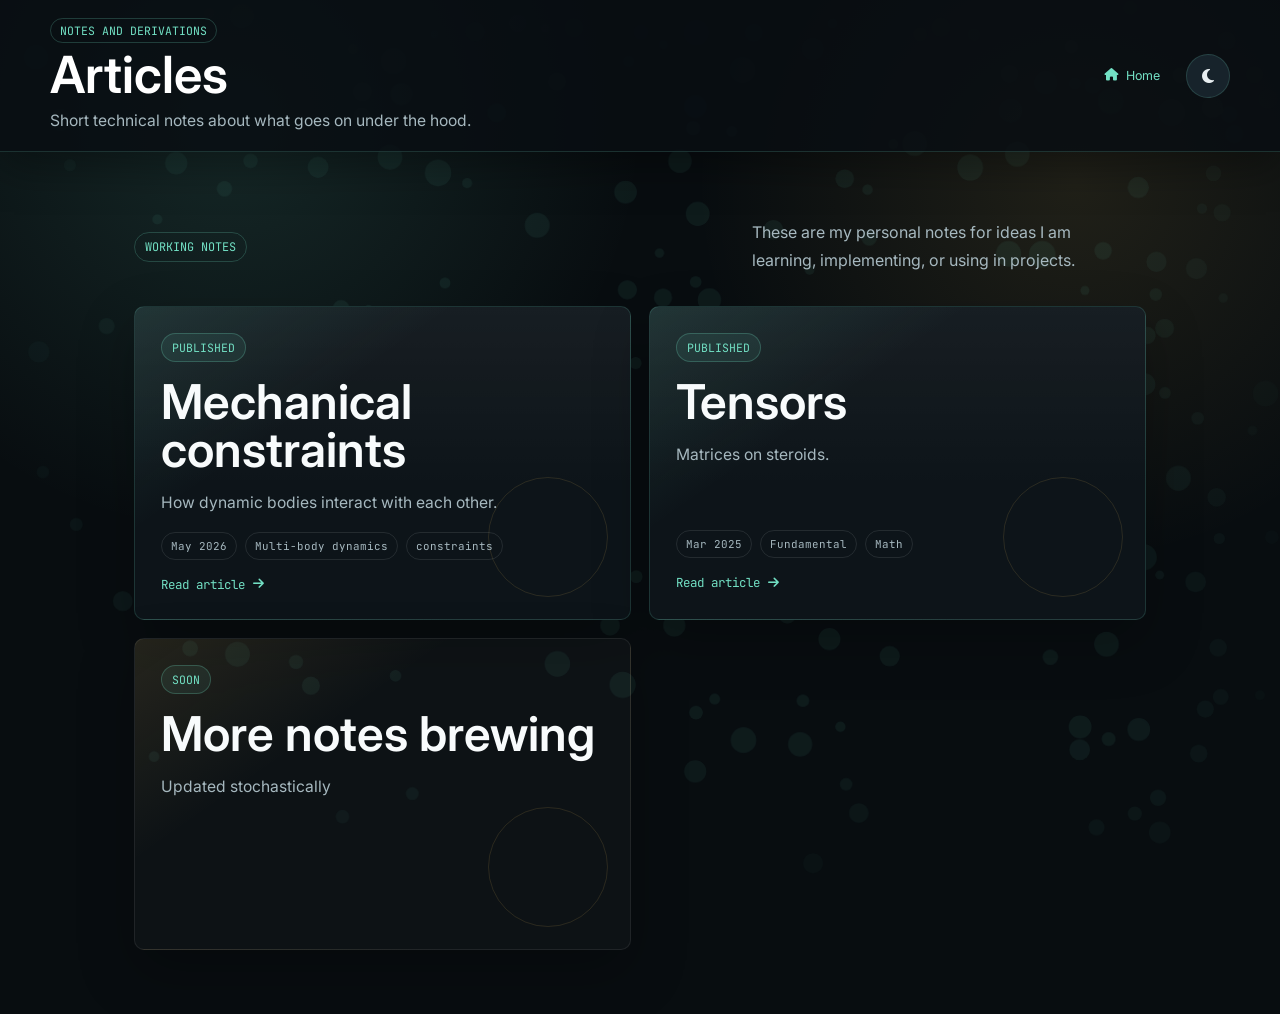
<file: articles.html>
<!DOCTYPE html>
<html lang="en">
<head>
    <meta charset="UTF-8">
    <meta name="viewport" content="width=device-width, initial-scale=1.0">
    <title>Articles - Emil Keshishian</title>
    <link href="https://fonts.googleapis.com/css2?family=JetBrains+Mono:wght@400;600&family=Inter:wght@300;400;600&display=swap" rel="stylesheet">
    <link href="https://cdnjs.cloudflare.com/ajax/libs/font-awesome/6.6.0/css/all.min.css" rel="stylesheet">
    <link rel="stylesheet" href="styles.css">
</head>
<body class="articles-page">
    <canvas id="myCanvas"></canvas>
    <script src="2DBallsWithCollision.js"></script>
    <script src="theme.js"></script>

    <header class="articles-header">
        <div class="header-container articles-header-container">
            <div class="articles-title-block">
                <span class="profile-kicker">Notes and derivations</span>
                <h1>Articles</h1>
                <p>Short technical notes about what goes on under the hood.</p>
            </div>

            <nav class="header-links articles-actions" aria-label="Page links">
                <a class="article-tab" href="index.html"><i class="fa fa-home"></i><span>Home</span></a>
                <button id="theme-toggle" class="theme-toggle-btn" aria-label="Toggle theme">
                    <i class="fas fa-moon"></i>
                </button>
            </nav>
        </div>
    </header>

    <main class="container articles-container">
        <section class="articles-hero" aria-labelledby="articles-heading">
            <div>
                <span class="articles-eyebrow">Working notes</span>
                <h2 id="articles-heading"></h2>
            </div>
            <p>These are my personal notes for ideas I am learning, implementing, or using in projects.</p>
        </section>

        <section class="articles-list" aria-label="Article list">
            <article class="article-card">
                <a class="article-card-link" href="Articles/constraints.html">
                    <span class="article-card-status">Published</span>
                    <h2>Mechanical constraints</h2>
                    <p>How dynamic bodies interact with each other.</p>
                    <div class="article-card-meta" aria-label="Article metadata">
                        <span>May 2026</span>
                        <span>Multi-body dynamics</span>
                        <span>constraints</span>
                    </div>
                    <span class="article-card-cta">Read article <i class="fa fa-arrow-right"></i></span>
                </a>
            </article>

            <article class="article-card">
                <a class="article-card-link" href="Articles/tensors.html">
                    <span class="article-card-status">Published</span>
                    <h2>Tensors</h2>
                    <p>Matrices on steroids.</p>
                    <div class="article-card-meta" aria-label="Article metadata">
                        <span>Mar 2025</span>
                        <span>Fundamental</span>
                        <span>Math</span>
                    </div>
                    <span class="article-card-cta">Read article <i class="fa fa-arrow-right"></i></span>
                </a>
            </article>

            <article class="article-card article-card-muted" aria-label="Upcoming article">
                <div class="article-card-link">
                    <span class="article-card-status">Soon</span>
                    <h2>More notes brewing</h2>
                    <p>Updated stochastically</p>
                </div>
            </article>
        </section>
    </main>
</body>
</html>
</file>
<file: styles.css>
/* ---------- Base / Reset ---------- */
:root {
    /* Dark mode colors (default) */
    --bg-color: #1e1e1e;
    --text-color: #e0e0e0;
    --accent-color: #9fe2bf;
    --accent-hover: #e0e0e0;
    --accent-active: yellow;
    --header-bg: rgba(46, 46, 46, 0.8);
    --header-border: rgba(255, 255, 255, 0.1);
    --header-shadow: rgba(0, 0, 0, 0.3);
    --section-bg: rgba(78, 78, 78, 0.9);
    --section-title-color: #cccccc;
    --section-border: #555555;
    --project-bg: #1d1d1d;
    --project-shadow: rgba(0, 0, 0, 0.3);
    --project-header-bg: rgba(30, 30, 30, 0.75);
    --project-title-color: #ffc107;
    --footer-bg: rgba(255, 255, 255, 0.06);
    --divider-color: #cccccc;
    --profile-name-color: #ffcc00;
    --profile-desc-color: #aaaaaa;
    --scrollbar-track: rgba(50, 50, 50, 0.5);
    --scrollbar-thumb: #9fe6bf;
    --scrollbar-thumb-hover: #a8f0c7;
    --button-bg: #a0a0a0;
    --button-text: #1e1e1e;
    --mobile-menu-bg: #272727;
    --project-footer-bg: #262626;
    --project-footer-border: #3a3a3a;
    --project-footer-link: #9fe6bf;
    --project-footer-date: #aaa;
}

[data-theme="light"] {
    /* Light mode colors */
    --bg-color: #f8f9fa;
    --text-color: #252525;
    --accent-color: #4ea7f2;
    --accent-hover: #377ecb;
    --accent-active: #245f9b;
    --header-bg: rgba(255, 255, 255, 0.35);
    --header-border: rgba(255, 255, 255, 0.15);
    --header-shadow: rgba(0, 0, 0, 0.08);
    --section-bg: rgba(255, 255, 255, 0.95);
    --section-title-color: #495057;
    --section-border: #dee2e6;
    --project-bg: #ffffff;
    --project-shadow: rgba(0, 0, 0, 0.1);
    --project-header-bg: rgba(248, 249, 250, 0.9);
    --project-title-color: #495057;
    --footer-bg: rgba(255, 255, 255, 0.85);
    --divider-color: #6c757d;
    --profile-name-color: #666666;
    --profile-desc-color: #6c757d;
    --scrollbar-track: rgba(50, 50, 50, 0.2);
    --scrollbar-thumb: #666666;
    --scrollbar-thumb-hover: #333333;
    --button-bg: #aaaaaa;
    --button-text: #202020;
    --mobile-menu-bg: #ffffff;
    --project-footer-bg: #f0f0f0;
    --project-footer-border: #dee2e6;
    --project-footer-link: #4ea7f2;
    --project-footer-date: #333333;
}

* {
    margin: 0;
    padding: 0;
    box-sizing: border-box;
    font-family: 'Inter', 'Arial', sans-serif;
    font-weight: 300;
}

html {
    scroll-behavior: smooth;
}

a:link,
a:visited {
    color: var(--accent-color);
    background-color: transparent;
    text-decoration: none;
}

a:hover {
    color: var(--accent-hover);
    text-decoration: underline;
}

a:active {
    color: var(--accent-active);
    text-decoration: underline;
}

body {
    background-color: var(--bg-color);
    color: var(--text-color);
    min-height: 100vh;
    margin: 0;
    position: relative;
    overflow-y: auto;
}

/* ---------- Canvas / Container / Header ---------- */

canvas {
    position: fixed;
    top: 0;
    left: 0;
    width: 100vw;
    height: 100vh;
    z-index: -1;
    pointer-events: none;
}

.container {
    position: relative;
    z-index: 1;
    padding: 20px 20px 50px;
    max-width: 1024px;
    margin: 0 auto;
    color: var(--text-color);
    padding-bottom: 50px;
}

/* ---------- Page Header ---------- */
header {
    position: static;
    width: 100%;
    display: flex;
    justify-content: center;
    align-items: center;
    padding: 40px;
    background: var(--header-bg);
    backdrop-filter: blur(20px);
    -webkit-backdrop-filter: blur(20px);
    border-bottom: 1px solid var(--header-border);
    box-shadow: 0 4px 30px var(--header-shadow);
    z-index: 1000;
}

.header-container {
    display: flex;
    align-items: center;
    justify-content: center;
    position: relative;
}

.header-links {
    font-size: 1.4em;
    margin-right: 20px;
    display: flex;
    flex-direction: column;
    justify-content: center;
}

.header-links a { display: block; margin-bottom: 5px; color: var(--accent-color); }

.vertical-divider {
    width: 1px;
    background-color: var(--divider-color);
    height: 140px;
    margin: 0 20px;
}

.content-links {
    display: flex;
    flex-direction: column;
    align-items: flex-start;
    justify-content: center;
    width: auto;
    margin-bottom: 5px;
    font-size: 1em;
}

.mobile-menu-toggle {
    display: none;
}

.mobile-menu-close {
    display: none;
}

.theme-toggle-btn {
    background: var(--button-bg);
    border: none;
    color: var(--button-text);
    width: 44px;
    height: 44px;
    display: inline-flex;
    align-items: center;
    justify-content: center;
    font-size: 1em;
    cursor: pointer;
    border-radius: 50%;
    margin-top: 5px;
    transition: background-color 0.3s ease, transform 0.2s ease;
}

.theme-toggle-btn:hover {
    background: var(--accent-color);
    color: var(--bg-color);
    transform: scale(1.05);
}

.profile-container { display: flex; align-items: center; }

header img {
    border-radius: 20%;
    width: 160px;
    height: 200px;
    object-fit: cover;
    border: 2px solid var(--profile-name-color);
    margin-right: 20px;
}

.profile-info { text-align: left; }
.profile-info h1 { font-size: 2.5em; color: var(--profile-name-color); margin-bottom: 8px; }
.profile-info p { font-size: 1em; margin-bottom: 1em; color: var(--profile-desc-color); }

/* ---------- Sections ---------- */
.section {
    background: var(--section-bg);
    backdrop-filter: blur(8px);
    border-radius: 12px;
    padding: 15px;
    margin-top: 20px;
}

.section-title {
    font-size: 1.4em;
    color: var(--section-title-color);
    margin-bottom: 12px;
    border-bottom: 2px solid var(--section-border);
    padding-bottom: 5px;
}

/* ---------- Markdown / README Rendering ---------- */
.article-container {
    max-width: 900px;
}

.article-section {
    background: #ffffff;
    color: #111111;
    backdrop-filter: none;
    -webkit-backdrop-filter: none;
    max-width: 860px;
    margin-left: auto;
    margin-right: auto;
    padding: 32px;
}

[data-theme="light"] .article-section {
    background: #111111;
    color: #f2f2f2;
}

/* ---------- Final Card Refinements Override ---------- */
.projects-grid { gap: 20px; }

.project {
    position: relative;
    isolation: isolate;
    height: 382px;
    min-width: 0;
    overflow: hidden;
    border: 1px solid rgba(114, 224, 196, 0.12);
    border-radius: 10px;
    background: linear-gradient(180deg, rgba(255, 255, 255, 0.035), transparent 38%), var(--project-bg);
    box-shadow: 0 16px 36px rgba(0, 0, 0, 0.28);
}

.project::before {
    content: "";
    position: absolute;
    inset: 0;
    z-index: -1;
    border-radius: inherit;
    background: linear-gradient(135deg, rgba(114, 224, 196, 0.16), transparent 32%, rgba(246, 200, 95, 0.08));
    opacity: 0;
    transition: opacity 0.22s ease;
}

.project:hover::before { opacity: 1; }

[data-theme="light"] .project {
    border-color: rgba(8, 126, 116, 0.14);
    background: linear-gradient(180deg, rgba(8, 126, 116, 0.035), transparent 42%), var(--project-bg);
    box-shadow: 0 16px 34px rgba(15, 23, 42, 0.1);
}

.project-header {
    min-height: 62px;
    padding: 16px 16px 12px;
    background: transparent;
    color: var(--project-title-color);
    font-size: 0.98rem;
    font-weight: 600;
    letter-spacing: 0;
}

.project img {
    width: calc(100% - 24px);
    max-width: none;
    height: 42%;
    margin: 0 12px;
    border: 1px solid rgba(232, 238, 241, 0.08);
    border-radius: 8px;
    filter: saturate(0.92) contrast(1.04);
    transition: filter 0.22s ease, transform 0.22s ease;
}

.project:hover img {
    filter: saturate(1.05) contrast(1.08);
    transform: scale(1.012);
}

.project-info { padding: 14px 16px 10px; }

.project-info p {
    margin-left: 0;
    color: var(--profile-desc-color);
    list-style-position: inside;
}

.project-footer {
    min-height: 48px;
    margin: 0 12px 12px;
    padding: 10px 0 0;
    border-top: 1px solid var(--project-footer-border);
    background: transparent;
}

.project-footer a {
    display: inline-flex;
    align-items: center;
    gap: 6px;
    color: var(--project-footer-link);
}

.project-footer a i { margin-right: 0; }

.project-footer .project-date {
    border: 1px solid var(--project-footer-border);
    border-radius: 999px;
    padding: 4px 8px;
    background: rgba(255, 255, 255, 0.035);
}

.cg-project {
    overflow: hidden;
    border-color: rgba(114, 224, 196, 0.12);
    border-radius: 10px;
    box-shadow: 0 16px 36px rgba(0, 0, 0, 0.24);
}

.cg-project img {
    border-radius: inherit;
    filter: saturate(0.94) contrast(1.04);
}

@media (max-width: 768px) {
    .project { height: auto; }

    .project img {
        width: calc(100% - 20px);
        margin: 0 10px;
    }
}

/* ---------- Absolute Final Header Tab And Tag Cards ---------- */
.article-tab {
    order: 3;
    display: inline-flex;
    align-items: center;
    min-height: 36px;
    margin-left: 10px;
    padding: 0 14px;
    border: 1px solid rgba(114, 224, 196, 0.26);
    border-radius: 999px;
    background: rgba(114, 224, 196, 0.1);
    color: var(--accent-color);
    font-family: 'JetBrains Mono', monospace;
    font-size: 0.78rem;
}

.article-tab:hover {
    background: var(--accent-color);
    color: var(--bg-color);
    text-decoration: none;
}

.project-header {
    color: #f8fbfc;
    text-shadow: 0 1px 18px rgba(114, 224, 196, 0.16);
}

[data-theme="light"] .project-header {
    color: #111827;
    text-shadow: none;
}

.project-tags {
    display: flex;
    flex-wrap: wrap;
    align-content: flex-start;
    gap: 8px;
}

.project-tag {
    display: inline-flex;
    align-items: center;
    min-height: 28px;
    padding: 5px 9px;
    border: 1px solid rgba(114, 224, 196, 0.18);
    border-radius: 999px;
    background: rgba(114, 224, 196, 0.07);
    color: var(--accent-color);
    font-family: 'JetBrains Mono', monospace;
    font-size: 0.68rem;
    line-height: 1;
}

[data-theme="light"] .project-tag {
    border-color: rgba(8, 126, 116, 0.18);
    background: rgba(8, 126, 116, 0.07);
}

@media (max-width: 768px) {
    .article-tab {
        order: 3;
        margin-left: 0;
        padding: 0 12px;
    }
}

/* ---------- Header Tab And Tag Cards ---------- */
.article-tab {
    order: 3;
    display: inline-flex;
    align-items: center;
    min-height: 36px;
    margin-left: 10px;
    padding: 0 14px;
    border: 1px solid rgba(114, 224, 196, 0.26);
    border-radius: 999px;
    background: rgba(114, 224, 196, 0.1);
    color: var(--accent-color);
    font-family: 'JetBrains Mono', monospace;
    font-size: 0.78rem;
}

.article-tab:hover {
    background: var(--accent-color);
    color: var(--bg-color);
    text-decoration: none;
}

.project-header {
    color: #f8fbfc;
    text-shadow: 0 1px 18px rgba(114, 224, 196, 0.16);
}

[data-theme="light"] .project-header {
    color: #111827;
    text-shadow: none;
}

.project-tags {
    display: flex;
    flex-wrap: wrap;
    align-content: flex-start;
    gap: 8px;
}

.project-tag {
    display: inline-flex;
    align-items: center;
    min-height: 28px;
    padding: 5px 9px;
    border: 1px solid rgba(114, 224, 196, 0.18);
    border-radius: 999px;
    background: rgba(114, 224, 196, 0.07);
    color: var(--accent-color);
    font-family: 'JetBrains Mono', monospace;
    font-size: 0.68rem;
    line-height: 1;
}

[data-theme="light"] .project-tag {
    border-color: rgba(8, 126, 116, 0.18);
    background: rgba(8, 126, 116, 0.07);
}

@media (max-width: 768px) {
    .article-tab {
        order: 3;
        margin-left: 0;
        padding: 0 12px;
    }
}

/* ---------- Final Card Refinements ---------- */
.projects-grid {
    gap: 20px;
}

.project {
    position: relative;
    isolation: isolate;
    height: 382px;
    border: 1px solid rgba(114, 224, 196, 0.12);
    border-radius: 10px;
    background:
        linear-gradient(180deg, rgba(255, 255, 255, 0.035), transparent 38%),
        var(--project-bg);
    box-shadow: 0 16px 36px rgba(0, 0, 0, 0.28);
}

.project::before {
    content: "";
    position: absolute;
    inset: 0;
    z-index: -1;
    border-radius: inherit;
    background: linear-gradient(135deg, rgba(114, 224, 196, 0.16), transparent 32%, rgba(246, 200, 95, 0.08));
    opacity: 0;
    transition: opacity 0.22s ease;
}

.project:hover::before {
    opacity: 1;
}

[data-theme="light"] .project {
    border-color: rgba(8, 126, 116, 0.14);
    background:
        linear-gradient(180deg, rgba(8, 126, 116, 0.035), transparent 42%),
        var(--project-bg);
    box-shadow: 0 16px 34px rgba(15, 23, 42, 0.1);
}

.project-header {
    min-height: 62px;
    padding: 16px 16px 12px;
    background: transparent;
    color: var(--project-title-color);
    font-size: 0.98rem;
    letter-spacing: 0;
}

.project img {
    width: calc(100% - 24px);
    height: 42%;
    margin: 0 12px;
    border: 1px solid rgba(232, 238, 241, 0.08);
    border-radius: 8px;
    filter: saturate(0.92) contrast(1.04);
    transition: filter 0.22s ease, transform 0.22s ease;
}

.project:hover img {
    filter: saturate(1.05) contrast(1.08);
    transform: scale(1.012);
}

.project-info {
    padding: 14px 16px 10px;
}

.project-info p {
    margin-left: 0;
    color: var(--profile-desc-color);
    list-style-position: inside;
}

.project-info p::marker {
    color: var(--accent-color);
}

.project-footer {
    min-height: 48px;
    margin: 0 12px 12px;
    padding: 10px 0 0;
    border-top: 1px solid var(--project-footer-border);
    background: transparent;
}

.project-footer a {
    display: inline-flex;
    align-items: center;
    gap: 6px;
    color: var(--project-footer-link);
}

.project-footer a i {
    margin-right: 0;
}

.project-footer .project-date {
    border: 1px solid var(--project-footer-border);
    border-radius: 999px;
    padding: 4px 8px;
    background: rgba(255, 255, 255, 0.035);
}

.cg-project {
    border-color: rgba(114, 224, 196, 0.12);
    border-radius: 10px;
    box-shadow: 0 16px 36px rgba(0, 0, 0, 0.24);
}

.cg-project img {
    border-radius: inherit;
    filter: saturate(0.94) contrast(1.04);
}

@media (max-width: 768px) {
    .project {
        height: auto;
    }

    .project img {
        width: calc(100% - 20px);
        margin: 0 10px;
    }
}

/* ---------- Final Header / Rail Refinements ---------- */
.header-container {
    justify-content: space-between;
}

.profile-container {
    order: 1;
    flex: 0 1 auto;
}

.header-links {
    order: 2;
    margin-left: auto;
}

.vertical-divider,
.profile-info > .profile-kicker:first-child,
.profile-info p {
    display: none;
}

.profile-info h1 + .profile-kicker {
    display: inline-flex;
    margin-top: 10px;
    margin-bottom: 0;
}

header {
    backdrop-filter: none;
    -webkit-backdrop-filter: none;
}

.content-links {
    position: fixed;
    top: 50%;
    right: 24px;
    z-index: 950;
    align-items: stretch;
    gap: 8px;
    width: 148px;
    margin: 0;
    padding: 12px;
    transform: translateY(-50%);
    border: 1px solid var(--header-border);
    border-radius: 8px;
    background: rgba(9, 14, 18, 0.78);
    box-shadow: 0 18px 45px rgba(0, 0, 0, 0.24);
}

[data-theme="light"] .content-links {
    background: rgba(247, 250, 251, 0.86);
}

.content-links a {
    justify-content: flex-end;
    opacity: 0.58;
    width: 100%;
    transform: translateX(0);
}

.content-links a.is-active {
    opacity: 1;
    background: rgba(114, 224, 196, 0.12);
    border-color: rgba(114, 224, 196, 0.34);
    color: var(--accent-hover);
    transform: translateX(-10px);
}

.content-links .theme-toggle-btn {
    align-self: flex-end;
    margin-top: 8px;
}

@media (max-width: 768px) {
    .header-links {
        order: 2;
        margin-left: 0;
    }

    .profile-info h1 + .profile-kicker {
        display: inline-flex;
        margin-top: 8px;
        font-size: 0.62rem;
    }

    .content-links {
        top: 0;
        right: 0;
        z-index: 2147483647;
        align-items: center;
        width: min(64vw, 360px);
        max-width: 360px;
        height: 100vh;
        padding: 78px 20px 20px;
        transform: translateX(100%);
        border-radius: 0;
    }

    header.mobile-menu-open .content-links,
    body.mobile-menu-open .content-links {
        transform: translateX(0);
    }

    .content-links a,
    .content-links a.is-active {
        justify-content: center;
        opacity: 1;
        transform: none;
    }

    .content-links .theme-toggle-btn {
        align-self: center;
    }
}

/* ---------- Final Card Refinements Override ---------- */
.projects-grid {
    gap: 20px;
}

.project {
    position: relative;
    isolation: isolate;
    height: 382px;
    min-width: 0;
    overflow: hidden;
    border: 1px solid rgba(114, 224, 196, 0.12);
    border-radius: 10px;
    background:
        linear-gradient(180deg, rgba(255, 255, 255, 0.035), transparent 38%),
        var(--project-bg);
    box-shadow: 0 16px 36px rgba(0, 0, 0, 0.28);
}

.project::before {
    content: "";
    position: absolute;
    inset: 0;
    z-index: -1;
    border-radius: inherit;
    background: linear-gradient(135deg, rgba(114, 224, 196, 0.16), transparent 32%, rgba(246, 200, 95, 0.08));
    opacity: 0;
    transition: opacity 0.22s ease;
}

.project:hover::before {
    opacity: 1;
}

[data-theme="light"] .project {
    border-color: rgba(8, 126, 116, 0.14);
    background:
        linear-gradient(180deg, rgba(8, 126, 116, 0.035), transparent 42%),
        var(--project-bg);
    box-shadow: 0 16px 34px rgba(15, 23, 42, 0.1);
}

.project-header {
    min-height: 62px;
    padding: 16px 16px 12px;
    background: transparent;
    color: var(--project-title-color);
    font-size: 0.98rem;
    font-weight: 600;
    letter-spacing: 0;
}

.project img {
    width: calc(100% - 24px);
    max-width: none;
    height: 42%;
    margin: 0 12px;
    border: 1px solid rgba(232, 238, 241, 0.08);
    border-radius: 8px;
    filter: saturate(0.92) contrast(1.04);
    transition: filter 0.22s ease, transform 0.22s ease;
}

.project:hover img {
    filter: saturate(1.05) contrast(1.08);
    transform: scale(1.012);
}

.project-info {
    padding: 14px 16px 10px;
}

.project-info p {
    margin-left: 0;
    color: var(--profile-desc-color);
    list-style-position: inside;
}

.project-footer {
    min-height: 48px;
    margin: 0 12px 12px;
    padding: 10px 0 0;
    border-top: 1px solid var(--project-footer-border);
    background: transparent;
}

.project-footer a {
    display: inline-flex;
    align-items: center;
    gap: 6px;
    color: var(--project-footer-link);
}

.project-footer a i {
    margin-right: 0;
}

.project-footer .project-date {
    border: 1px solid var(--project-footer-border);
    border-radius: 999px;
    padding: 4px 8px;
    background: rgba(255, 255, 255, 0.035);
}

.cg-project {
    overflow: hidden;
    border-color: rgba(114, 224, 196, 0.12);
    border-radius: 10px;
    box-shadow: 0 16px 36px rgba(0, 0, 0, 0.24);
}

.cg-project img {
    border-radius: inherit;
    filter: saturate(0.94) contrast(1.04);
}

@media (max-width: 768px) {
    .project {
        height: auto;
    }

    .project img {
        width: calc(100% - 20px);
        margin: 0 10px;
    }
}

.header-container {
    justify-content: space-between;
}

.profile-container {
    order: 1;
    flex: 0 1 auto;
}

.header-links {
    order: 2;
    margin-left: auto;
}

.vertical-divider {
    display: none;
}

.profile-info > .profile-kicker:first-child {
    display: none;
}

.profile-info h1 + .profile-kicker {
    display: inline-flex;
    margin-top: 10px;
    margin-bottom: 0;
}

.profile-info p {
    display: none;
}

header {
    backdrop-filter: none;
    -webkit-backdrop-filter: none;
}

.content-links {
    position: fixed;
    top: 50%;
    right: 24px;
    z-index: 950;
    align-items: stretch;
    gap: 8px;
    width: 148px;
    margin: 0;
    padding: 12px;
    transform: translateY(-50%);
    border: 1px solid var(--header-border);
    border-radius: 8px;
    background: rgba(9, 14, 18, 0.78);
    box-shadow: 0 18px 45px rgba(0, 0, 0, 0.24);
}

[data-theme="light"] .content-links {
    background: rgba(247, 250, 251, 0.86);
}

.content-links a {
    justify-content: flex-end;
    opacity: 0.58;
    width: 100%;
    transform: translateX(0);
}

.content-links a.is-active {
    opacity: 1;
    background: rgba(114, 224, 196, 0.12);
    border-color: rgba(114, 224, 196, 0.34);
    color: var(--accent-hover);
    transform: translateX(-10px);
}

.content-links .theme-toggle-btn {
    align-self: flex-end;
    margin-top: 8px;
}

@media (max-width: 768px) {
    .header-links {
        order: 2;
        margin-left: 0;
    }

    .profile-info > .profile-kicker:first-child {
        display: none;
    }

    .profile-info h1 + .profile-kicker {
        display: inline-flex;
        margin-top: 8px;
        font-size: 0.62rem;
    }

    .content-links {
        top: 0;
        right: 0;
        z-index: 2147483647;
        align-items: center;
        width: min(64vw, 360px);
        max-width: 360px;
        height: 100vh;
        padding: 78px 20px 20px;
        transform: translateX(100%);
        border-radius: 0;
    }

    header.mobile-menu-open .content-links,
    body.mobile-menu-open .content-links {
        transform: translateX(0);
    }

    .content-links a,
    .content-links a.is-active {
        justify-content: center;
        opacity: 1;
        transform: none;
    }

    .content-links .theme-toggle-btn {
        align-self: center;
    }
}

#projects,
#CGprojects {
    background: transparent;
    border: 0;
    box-shadow: none;
    backdrop-filter: none;
    -webkit-backdrop-filter: none;
    padding: 0;
}

#projects .section-title,
#CGprojects .section-title {
    margin-bottom: 18px;
}

.js-enabled .project,
.js-enabled .cg-project {
    opacity: 0;
    transform: translateY(34px);
    transition:
        opacity 0.6s ease,
        transform 0.6s ease,
        box-shadow 0.18s ease;
}

.js-enabled .project.is-visible,
.js-enabled .cg-project.is-visible {
    opacity: 1;
    transform: translateY(0);
}

.js-enabled .project.is-visible:hover {
    transform: translateY(-3px);
}

@media (prefers-reduced-motion: reduce) {
    .js-enabled .project,
    .js-enabled .cg-project {
        opacity: 1;
        transform: none;
        transition: none;
    }
}

.markdown-body {
    line-height: 1.7;
}

.markdown-body h1,
.markdown-body h2,
.markdown-body h3 {
    color: inherit;
    font-weight: 600;
    line-height: 1.25;
    margin: 1.6em 0 0.65em;
}

.markdown-body h1:first-child,
.markdown-body h2:first-child,
.markdown-body h3:first-child {
    margin-top: 0;
}

.markdown-body p,
.markdown-body ul,
.markdown-body ol,
.markdown-body blockquote,
.markdown-body .callout {
    margin-bottom: 1em;
}

.markdown-body blockquote {
    border-left: 3px solid var(--accent-color);
    padding-left: 1em;
    color: var(--profile-desc-color);
}

.markdown-body code {
    font-family: 'JetBrains Mono', monospace;
}

.markdown-body pre {
    max-width: 100%;
    overflow-x: auto;
}

.markdown-body .math-display {
    max-width: 100%;
    overflow-x: auto;
    padding: 0.9em 0;
}

.markdown-body mjx-container[display="true"] {
    max-width: 100%;
    overflow-x: auto;
    padding: 0.9em 0;
}

.markdown-body mjx-container,
.markdown-body mjx-container * {
    font-weight: 400;
    letter-spacing: normal;
}

.markdown-body .callout {
    background: #eef6ff;
    border: 1px solid #9dccff;
    border-left: 5px solid #3182ce;
    border-radius: 8px;
    color: #172033;
    padding: 12px 14px;
}

[data-theme="light"] .markdown-body .callout {
    background: #172033;
    border-color: #2f5e93;
    border-left-color: #63b3ed;
    color: #f0f7ff;
}

.markdown-body .callout-title {
    color: inherit;
    font-weight: 600;
    margin-bottom: 0.45em;
    text-transform: capitalize;
}

.markdown-body .callout-content > :last-child {
    margin-bottom: 0;
}

.markdown-body .callout-attention,
.markdown-body .callout-warning {
    background: #fff7e6;
    border-color: #f6c35b;
    border-left-color: #d97706;
    color: #2d2111;
}

[data-theme="light"] .markdown-body .callout-attention,
[data-theme="light"] .markdown-body .callout-warning {
    background: #2a2112;
    border-color: #8a5b12;
    border-left-color: #f59e0b;
    color: #fff6df;
}

/* ---------- Footer ---------- */
footer {
    font-size: 0.8em;
    display: flex;
    align-items: center;
    justify-content: center;
    gap: 10px;
    padding: 20px;
    background: var(--footer-bg);
    backdrop-filter: blur(8px);
    margin-top: 30px;
}

footer p { margin: 10px; }

footer button {
    background-color: var(--button-bg);
    border: none;
    color: var(--button-text);
    padding: 10px 20px;
    font-size: 1em;
    cursor: pointer;
    border-radius: 5px;
}

/* ---------- Basic Lists ---------- */
ul { padding-left: 20px; }
li { margin-bottom: 8px; }

/* ---------- Projects Grid & Cards ---------- */
.projects-grid {
  display: grid;
  grid-template-columns: repeat(auto-fill, minmax(280px, 1fr));
  grid-auto-rows: 1fr; /* or a fixed height if your cards are fixed */
  gap: 20px;
  margin-top: 20px;

  /* cap at 3 rows */
  max-height: calc((1fr + 20px) * 3); /* not valid for 1fr, so better use fixed */
  overflow: hidden;
  transition: max-height 0.5s ease;
}

.cg-projects-grid {
  display: flex;
  flex-direction: row;
  gap: 20px;
  margin-top: 20px;
  overflow-x: auto;
  overflow-y: hidden;
  padding-bottom: 10px;
  scroll-behavior: smooth;
  height: 250px;
  align-items: stretch;
}

/* Custom scrollbar styling for WebKit browsers (Chrome, Safari, Edge) */
.cg-projects-grid::-webkit-scrollbar {
  height: 8px;
}

.cg-projects-grid::-webkit-scrollbar-track {
  background: var(--scrollbar-track);
  border-radius: 10px;
}

.cg-projects-grid::-webkit-scrollbar-thumb {
  background: var(--scrollbar-thumb);
  border-radius: 10px;
  border: 2px solid var(--scrollbar-track);
}

.cg-projects-grid::-webkit-scrollbar-thumb:hover {
  background: var(--scrollbar-thumb-hover);
}

/* Scrollbar styling for Firefox */
.cg-projects-grid {
  scrollbar-width: thin;
  scrollbar-color: var(--scrollbar-thumb) var(--scrollbar-track);
}

.projects-grid.expanded {
  max-height: none;
}

/* Card */
.project {
    display: flex;
    flex-direction: column;
    background-color: var(--project-bg);
    border-radius: 12px;        /* card controls the rounded corners */
    overflow: hidden;           /* clip children so corners stay rounded */
    box-shadow: 0 4px 10px var(--project-shadow);
    transition: transform 0.18s ease, box-shadow 0.18s ease;
    flex-shrink: 0;
    min-width: 280px;
    height: 350px;
}

/* Card */
.cg-project {
    display: flex;
    flex-direction: column;
    background-color: var(--project-bg);
    border-radius: 12px;        /* card controls the rounded corners */
    overflow: hidden;           /* clip children so corners stay rounded */
    box-shadow: 0 4px 10px var(--project-shadow);
    transition: transform 0.18s ease, box-shadow 0.18s ease;
    flex-shrink: 0;
    width: 220px;
    height: 220px;
}

/* CG project specific styling - hide info and footer, make image fill card */
.cg-project .project-info {
    display: none;
}

.cg-project .project-footer {
    display: none;
}

.cg-project img {
    width: 100%;
    height: 100%;
    object-fit: cover;
    margin: 0;
}

/* Title bar that sits directly above the image (h3.project-header) */
.project-header {
    margin: 0;
    padding: 15px 15px;
    min-height: 36px;
    display: flex;
    align-items: center;
    gap: 10px;
    font-size: 1rem;
    font-weight: 600;
    color: var(--project-title-color);
    background: var(--project-header-bg);
    border-radius: 0;           /* remove separate rounding from header */
    box-sizing: border-box;
    text-align: left;
}

/* Project image — keep the fixed small size you asked for */
.project img {
    display: block;
    width: 100%;          /* preserve your requested size */
    height: 40%;         /* preserve your requested size */
    object-fit: cover;
    margin: 0.25rem auto;  /* small breathing room, centered */
    border-radius: 0;      /* remove rounding from image */
    box-shadow: none;
}

/* Info area */
.project-info {
    padding: 12px;
    color: var(--text-color);
    flex: 1;
}

/* Old rule for .project-info h3 is not used now, but keep safe */
.project-info h3 { margin-bottom: 8px; color: #ffc107; }

.project-info p {
    font-size: 0.75em;
  display: list-item;
  list-style-type: disc;
  list-style-position: outside;
  margin: 0 0 8px 1.1em;   /* small gap + left indent for the marker */
  padding: 0;
  line-height: 1.4;
  color: var(--text-color);
}

/* style the bullet marker color (modern browsers) */
.project-info p::marker {
  color: var(--accent-color);
  font-size: 1.05em;
}

.project-info a { color: var(--accent-color); text-decoration: none; }
.project-info a:hover { text-decoration: underline; }

/* Footer: left = links, right = date */
.project-footer {
    font-size: 0.75em;
    display: flex;
    justify-content: space-between;
    align-items: center;
    padding: 10px 15px;
    background-color: var(--project-footer-bg);
    border-top: 1px solid var(--project-footer-border);
}

.project-footer a { color: var(--project-footer-link); text-decoration: none; font-size: 0.9em; }
.project-footer a:hover { text-decoration: underline; }

.project-footer .project-date { font-size: 0.85rem; color: var(--project-footer-date); }

/* small icon spacing */
.project-info a i,
.project-footer a i { margin-right: 6px; font-size: 1em; }


/* #jokes {
    background: rgba(255, 255, 255, 0.6);
    backdrop-filter: blur(8px);
    border-radius: 10px;
    padding: 20px;
    text-align: center;
    color: white;
    margin-top: 20px;
    box-shadow: 0 4px 8px rgba(0,0,0,0.1);
} */

.next-button {
    margin-top: 10px;
    padding: 10px 20px;
    background-color: #a0a0a0;
    border: none;
    color: #333333;
    font-size: 0.8em;
    cursor: pointer;
    border-radius: 25px;
    display: inline-flex;
    align-items: center;
    gap: 5px;
    transition: transform 0.18s, background-color 0.18s;
}

.next-button i { font-size: 1.5em; }
.next-button:hover { background-color: #c0c0c0; transform: scale(1.06); }

/* ---------- Show More button ---------- */
.show-more-btn {
    margin: 20px auto 0;
    display: block;
    padding: 10px 20px;
    background-color: #a0a0a0;
    color: #333333;
    border: none;
    border-radius: 25px;
    font-size: 1em;
    cursor: pointer;
    transition: transform 0.18s, background-color 0.18s;
}

.show-more-btn:hover {
    background-color: #c0c0c0;
    transform: scale(1.03);
}

/* ---------- Responsive tweaks ---------- */
@media (max-width: 420px) {
    .project img {
        width: 100%;
        height: 40%;
    }
    .project-header { padding: 10px 8px; min-height: 48px; font-size: 0.95rem; }
}

@media (max-width: 768px) {
    .container {
        position: relative;
        z-index: 1;
        padding: 145px 20px 50px;
        max-width: 100%;
        margin: 0 auto;
        color: var(--text-color);
        padding-bottom: 50px;
    }

    header {
        padding: 20px 10px;
        flex-direction: column;
        text-align: center;
        position: fixed;
        top: 0;
        left: 0;
        right: 0;
        z-index: 10000;
    }

    .header-container {
        flex-direction: column;
        width: 100%;
        align-items: flex-start;
        position: relative;
    }

    header {
        background: rgba(46, 46, 46, 0.98);
        box-shadow: none;
        backdrop-filter: none;
        -webkit-backdrop-filter: none;
    }

    [data-theme="light"] header {
        background: rgba(255, 255, 255, 0.96);
    }

    .header-links {
        flex-direction: row;
        justify-content: center;
        margin-right: 0;
        margin-top: 0px;
        margin-bottom: 5px;
        font-size: 1.2em;
        order: 2;
    }

    .header-links a {
        margin: 0 10px;
    }

    .vertical-divider {
        display: none;
    }

    .profile-container {
        flex-direction: row;
        text-align: left;
        margin-bottom: 10px;
        order: 1;
        gap: 10px;
    }

    header img {
        width: auto;
        max-width: 80px;
        max-height: 100px;
        margin-right: 10px;
        margin-left: 15px;
    }

    .profile-info h1 { font-size: 1.2em; }
    .profile-info p { font-size: 0.9em; margin-bottom: 0.5em; }

    .content-links {
        order: 3;
    }

    header img {
        display: none;
    }

    .theme-toggle-btn {
        position: static;
        top: auto;
        right: auto;
        margin: 20px 0 0 0;
        align-self: center;
    }

    .profile-info h1 {
        font-size: 1.5em;
    }

    .profile-info p {
        font-size: 0.75em;
    }

    .mobile-menu-toggle {
        display: flex;
        position: absolute;
        top: 10px;
        right: 20px;
        width: 44px;
        height: 44px;
        align-items: center;
        justify-content: center;
        background: var(--button-bg);
        color: var(--button-text);
        border: none;
        border-radius: 50%;
        cursor: pointer;
        z-index: 1002;
        box-shadow: 0 12px 30px rgba(0, 0, 0, 0.18);
    }

    .mobile-menu-toggle i {
        font-size: 1.1em;
    }

    .content-links {
        display: flex;
        flex-direction: column;
        justify-content: flex-start;
        align-items: center;
        position: fixed !important;
        top: 0;
        right: 0;
        height: 100vh;
        width: min(48vw, 360px);
        max-width: 360px;
        transform: translateX(100%);
        transition: transform 0.3s ease-in-out;
        background: var(--mobile-menu-bg);
        padding: 70px 20px 20px;
        margin-top: 0;
        border-radius: 0 0 0 20px;
        box-shadow: -10px 0 40px rgba(0, 0, 0, 0.18);
        z-index: 2147483647 !important;
        pointer-events: auto;
        overflow-y: auto;
    }

    .content-links a {
        width: 100%;
        text-align: center;
    }

    .mobile-menu-close {
        position: absolute;
        top: 15px;
        right: 15px;
        width: 32px;
        height: 32px;
        display: flex;
        align-items: center;
        justify-content: center;
        border: none;
        background: transparent;
        color: var(--text-color);
        border-radius: 0;
        cursor: pointer;
        box-shadow: none;
        z-index: 10002;
    }

    .mobile-menu-close i {
        font-size: 1rem;
    }

    header.mobile-menu-open::before {
        content: "";
        position: fixed;
        inset: 0;
        background: rgba(0, 0, 0, 0.35);
        z-index: 2147483646 !important;
        pointer-events: auto;
    }

    header.mobile-menu-open {
        z-index: 2147483645 !important;
    }

    header.mobile-menu-open .content-links {
        position: fixed !important;
        top: 0;
        right: 0;
        bottom: 0;
        height: 100vh;
        transform: translateX(0);
        z-index: 2147483647 !important;
    }

    header.mobile-menu-open::before {
        position: fixed !important;
    }

    .content-links a {
        margin: 8px 0;
        font-size: 0.95em;
    }

    .section {
        padding: 10px;
        margin-top: 15px;
    }

    .section-title {
        font-size: 1.2em;
    }

    .projects-grid {
        grid-template-columns: repeat(auto-fill, minmax(220px, 1fr));
        gap: 12px;
    }

    .project {
        min-width: 160px;
        height: auto;
        max-height: 280px;
        min-height: 200px;
    }

    .project-header {
        padding: 10px 10px;
        min-height: 36px;
        font-size: 1rem;
    }

    .project-info {
        padding: 8px 10px;
    }

    .project-info p {
        font-size: 0.75em;
        margin: 0 0 6px 1em;
        line-height: 1.3;
    }

    .project-footer {
        padding: 8px 12px;
    }

    .project-footer a {
        font-size: 0.85em;
    }

    .project img {
        width: 100%;
        max-width: 250px;
        margin: 0.75rem auto;
    }

    .cg-projects-grid {
        height: 150px;
    }

    .cg-project {
        width: 150px;
    }

    footer {
        flex-direction: row;
        gap: 10px;
    }

    footer p {
        font-size: 0.75em;
        margin: 5px 0;
    }

    .next-button {
        font-size: 0.9em;
        padding: 8px 16px;
    }

    .show-more-btn {
        font-size: 0.9em;
        padding: 8px 16px;
    }

    footer button {
    background-color: #a0a0a0;
    border: none;
    color: #1e1e1e;
    padding: 10px 20px;
    font-size: 0.75em;
    cursor: pointer;
    border-radius: 10px;
}
}

/* ---------- Modern Interface Refresh ---------- */
:root {
    --bg-color: #080d10;
    --text-color: #e8eef1;
    --accent-color: #72e0c4;
    --accent-hover: #f0c86a;
    --accent-active: #ffffff;
    --header-bg: rgba(9, 14, 18, 0.84);
    --header-border: rgba(127, 232, 202, 0.16);
    --header-shadow: rgba(0, 0, 0, 0.34);
    --section-bg: rgba(13, 19, 24, 0.9);
    --section-title-color: #f4f7f8;
    --section-border: rgba(114, 224, 196, 0.24);
    --project-bg: #0d1419;
    --project-shadow: rgba(0, 0, 0, 0.28);
    --project-header-bg: #101a20;
    --project-title-color: #f6c85f;
    --footer-bg: rgba(11, 17, 21, 0.86);
    --divider-color: rgba(232, 238, 241, 0.18);
    --profile-name-color: #ffffff;
    --profile-desc-color: #a6b8bf;
    --button-bg: #17232b;
    --button-text: #e8eef1;
    --mobile-menu-bg: #0d1419;
    --project-footer-bg: #101920;
    --project-footer-border: rgba(232, 238, 241, 0.08);
    --project-footer-link: #72e0c4;
    --project-footer-date: #9aaeb6;
}

[data-theme="light"] {
    --bg-color: #eef3f5;
    --text-color: #172027;
    --accent-color: #087e74;
    --accent-hover: #a16000;
    --accent-active: #111111;
    --header-bg: rgba(247, 250, 251, 0.88);
    --header-border: rgba(8, 126, 116, 0.16);
    --header-shadow: rgba(15, 23, 42, 0.08);
    --section-bg: rgba(255, 255, 255, 0.92);
    --section-title-color: #172027;
    --section-border: rgba(8, 126, 116, 0.2);
    --project-bg: #ffffff;
    --project-shadow: rgba(15, 23, 42, 0.1);
    --project-header-bg: #f5f8f8;
    --project-title-color: #334155;
    --footer-bg: rgba(255, 255, 255, 0.86);
    --divider-color: rgba(23, 32, 39, 0.18);
    --profile-name-color: #17303a;
    --profile-desc-color: #536a73;
    --button-bg: #dce6e8;
    --button-text: #172027;
    --mobile-menu-bg: #ffffff;
    --project-footer-bg: #f5f8f8;
    --project-footer-border: rgba(15, 23, 42, 0.08);
    --project-footer-link: #087e74;
    --project-footer-date: #64747b;
}

* {
    font-weight: 400;
}

body {
    background:
        radial-gradient(circle at 20% 0%, rgba(114, 224, 196, 0.12), transparent 30rem),
        radial-gradient(circle at 85% 8%, rgba(246, 200, 95, 0.09), transparent 28rem),
        linear-gradient(180deg, var(--bg-color), #05080a 82%);
}

[data-theme="light"] body {
    background:
        radial-gradient(circle at 20% 0%, rgba(8, 126, 116, 0.11), transparent 30rem),
        radial-gradient(circle at 86% 12%, rgba(161, 96, 0, 0.08), transparent 28rem),
        linear-gradient(180deg, var(--bg-color), #dfe8ea 82%);
}

canvas {
    opacity: 0.28;
}

.container {
    max-width: 1180px;
    padding: 28px 24px 64px;
}

header {
    position: sticky;
    top: 0;
    padding: 18px 24px;
    border-bottom: 1px solid var(--header-border);
    background: var(--header-bg);
    box-shadow: 0 14px 40px var(--header-shadow);
}

.header-container {
    width: min(1180px, 100%);
    gap: 22px;
}

.header-links {
    flex-direction: row;
    gap: 8px;
    margin: 0;
    font-size: 1rem;
}

.header-links a,
.content-links a {
    display: inline-flex;
    min-height: 36px;
    align-items: center;
    border: 1px solid transparent;
    border-radius: 999px;
    color: var(--accent-color);
    transition: background-color 0.18s ease, border-color 0.18s ease, color 0.18s ease, transform 0.18s ease;
}

.header-links a {
    width: 36px;
    justify-content: center;
    margin: 0;
}

.header-links a:hover,
.content-links a:hover {
    background: rgba(114, 224, 196, 0.1);
    border-color: rgba(114, 224, 196, 0.28);
    color: var(--accent-hover);
    text-decoration: none;
    transform: translateY(-1px);
}

.profile-container {
    min-width: 0;
    flex: 1;
}

header img {
    width: 72px;
    height: 72px;
    margin-right: 16px;
    border: 1px solid rgba(246, 200, 95, 0.55);
    border-radius: 16px;
    box-shadow: 0 12px 30px rgba(0, 0, 0, 0.24);
}

.profile-kicker {
    display: inline-flex;
    width: fit-content;
    margin-bottom: 6px;
    border: 1px solid rgba(114, 224, 196, 0.22);
    border-radius: 999px;
    padding: 4px 9px;
    color: var(--accent-color);
    font-family: 'JetBrains Mono', monospace;
    font-size: 0.72rem;
    text-transform: uppercase;
}

.profile-info h1 {
    color: var(--profile-name-color);
    font-size: clamp(1.7rem, 3vw, 2.8rem);
    font-weight: 600;
    line-height: 1.05;
}

.profile-info p {
    color: var(--profile-desc-color);
    font-size: 0.95rem;
    margin: 8px 0 0;
}

.vertical-divider {
    height: 76px;
}

.content-links {
    align-items: flex-end;
    gap: 7px;
    margin: 0;
}

.content-links a {
    padding: 0 12px;
    color: var(--text-color);
    font-family: 'JetBrains Mono', monospace;
    font-size: 0.78rem;
}

.theme-toggle-btn,
.mobile-menu-toggle {
    background: var(--button-bg);
    border: 1px solid var(--header-border);
    color: var(--button-text);
    box-shadow: none;
}

.theme-toggle-btn:hover,
.mobile-menu-toggle:hover {
    background: var(--accent-color);
    color: var(--bg-color);
}

.section {
    border: 1px solid rgba(232, 238, 241, 0.08);
    border-radius: 8px;
    background: var(--section-bg);
    box-shadow: 0 18px 48px rgba(0, 0, 0, 0.18);
    padding: 24px;
    margin-top: 22px;
}

[data-theme="light"] .section {
    border-color: rgba(15, 23, 42, 0.08);
}

.section-title {
    display: flex;
    align-items: center;
    justify-content: space-between;
    color: var(--section-title-color);
    border-bottom: 1px solid var(--section-border);
    font-family: 'JetBrains Mono', monospace;
    font-size: 0.95rem;
    font-weight: 600;
    letter-spacing: 0;
    text-transform: uppercase;
}

.section-title::after {
    content: "";
    width: 44px;
    height: 1px;
    background: var(--accent-color);
}

#bio p {
    max-width: 78ch;
    color: var(--profile-desc-color);
    font-size: 1rem;
    line-height: 1.75;
}

.projects-grid {
    grid-template-columns: repeat(auto-fill, minmax(250px, 1fr));
    gap: 16px;
    margin-top: 18px;
}

.project {
    height: 360px;
    min-width: 0;
    border: 1px solid rgba(232, 238, 241, 0.08);
    border-radius: 8px;
    background: var(--project-bg);
    box-shadow: 0 12px 32px var(--project-shadow);
}

[data-theme="light"] .project {
    border-color: rgba(15, 23, 42, 0.08);
}

.project:hover {
    transform: translateY(-3px);
    box-shadow: 0 18px 38px rgba(0, 0, 0, 0.25);
}

.project-header {
    min-height: 58px;
    padding: 14px;
    background: var(--project-header-bg);
    color: var(--project-title-color);
    font-size: 0.95rem;
    font-weight: 600;
    line-height: 1.25;
}

.project img {
    height: 44%;
    margin: 0;
    opacity: 0.9;
}

.project-info {
    padding: 12px 14px;
}

.project-info p {
    color: var(--profile-desc-color);
    font-size: 0.78rem;
    line-height: 1.45;
}

.project-footer {
    min-height: 46px;
    padding: 10px 14px;
}

.project-footer a,
.project-footer .project-date {
    font-family: 'JetBrains Mono', monospace;
    font-size: 0.72rem;
}

.cg-projects-grid {
    gap: 14px;
    height: 220px;
}

.cg-project {
    width: 220px;
    height: 220px;
    border: 1px solid rgba(232, 238, 241, 0.08);
    border-radius: 8px;
    background: var(--project-bg);
}

footer {
    border-top: 1px solid var(--header-border);
    background: var(--footer-bg);
}

footer button,
.next-button,
.show-more-btn {
    background: var(--button-bg);
    border: 1px solid var(--header-border);
    border-radius: 999px;
    color: var(--button-text);
}

footer button:hover,
.next-button:hover,
.show-more-btn:hover {
    background: var(--accent-color);
    color: var(--bg-color);
}

@media (max-width: 768px) {
    .container {
        padding: 158px 16px 52px;
    }

    header {
        padding: 18px 12px;
        background: rgba(9, 14, 18, 0.98);
    }

    [data-theme="light"] header {
        background: rgba(247, 250, 251, 0.98);
    }

    .header-container {
        gap: 8px;
    }

    .profile-kicker {
        display: none;
    }

    .header-links {
        gap: 6px;
    }

    .profile-info h1 {
        font-size: 1.5rem;
    }

    .content-links {
        align-items: center;
        background: var(--mobile-menu-bg);
        border-left: 1px solid var(--header-border);
        border-radius: 0;
        padding-top: 78px;
    }

    .content-links a {
        justify-content: center;
        width: 100%;
    }

    .section {
        padding: 18px;
    }

    .projects-grid {
        grid-template-columns: 1fr;
    }

    .project {
        height: auto;
        max-height: none;
    }

    .project img {
        max-width: none;
    }
}

.article-section {
    background: #ffffff;
    color: #111111;
    backdrop-filter: none;
    -webkit-backdrop-filter: none;
}

[data-theme="light"] .article-section {
    background: #111111;
    color: #f2f2f2;
}


/* ---------- Absolute Final Card Refinements ---------- */
.projects-grid { gap: 20px; }

.project {
    position: relative;
    isolation: isolate;
    height: 382px;
    min-width: 0;
    overflow: hidden;
    border: 1px solid rgba(114, 224, 196, 0.12);
    border-radius: 10px;
    background: linear-gradient(180deg, rgba(255, 255, 255, 0.035), transparent 38%), var(--project-bg);
    box-shadow: 0 16px 36px rgba(0, 0, 0, 0.28);
}

.project::before {
    content: "";
    position: absolute;
    inset: 0;
    z-index: -1;
    border-radius: inherit;
    background: linear-gradient(135deg, rgba(114, 224, 196, 0.16), transparent 32%, rgba(246, 200, 95, 0.08));
    opacity: 0;
    transition: opacity 0.22s ease;
}

.project:hover::before { opacity: 1; }

[data-theme="light"] .project {
    border-color: rgba(8, 126, 116, 0.14);
    background: linear-gradient(180deg, rgba(8, 126, 116, 0.035), transparent 42%), var(--project-bg);
    box-shadow: 0 16px 34px rgba(15, 23, 42, 0.1);
}

.project-header {
    min-height: 62px;
    padding: 16px 16px 12px;
    background: transparent;
    color: var(--project-title-color);
    font-size: 0.98rem;
    font-weight: 600;
    letter-spacing: 0;
}

.project img {
    width: calc(100% - 24px);
    max-width: none;
    height: 42%;
    margin: 0 12px;
    border: 1px solid rgba(232, 238, 241, 0.08);
    border-radius: 8px;
    filter: saturate(0.92) contrast(1.04);
    transition: filter 0.22s ease, transform 0.22s ease;
}

.project:hover img {
    filter: saturate(1.05) contrast(1.08);
    transform: scale(1.012);
}

.project-info { padding: 14px 16px 10px; }

.project-info p {
    margin-left: 0;
    color: var(--profile-desc-color);
    list-style-position: inside;
}

.project-footer {
    min-height: 48px;
    margin: 0 12px 12px;
    padding: 10px 0 0;
    border-top: 1px solid var(--project-footer-border);
    background: transparent;
}

.project-footer a {
    display: inline-flex;
    align-items: center;
    gap: 6px;
    color: var(--project-footer-link);
}

.project-footer a i { margin-right: 0; }

.project-footer .project-date {
    border: 1px solid var(--project-footer-border);
    border-radius: 999px;
    padding: 4px 8px;
    background: rgba(255, 255, 255, 0.035);
}

.cg-project {
    overflow: hidden;
    border-color: rgba(114, 224, 196, 0.12);
    border-radius: 10px;
    box-shadow: 0 16px 36px rgba(0, 0, 0, 0.24);
}

.cg-project img {
    border-radius: inherit;
    filter: saturate(0.94) contrast(1.04);
}

@media (max-width: 768px) {
    .project { height: auto; }

    .project img {
        width: calc(100% - 20px);
        margin: 0 10px;
    }
}

/* ---------- Absolute Final Header Tab And Tag Cards ---------- */
.article-tab {
    order: 3;
    display: inline-flex;
    align-items: center;
    min-height: 36px;
    margin-left: 10px;
    padding: 0 14px;
    border: 1px solid rgba(114, 224, 196, 0.26);
    border-radius: 999px;
    background: rgba(114, 224, 196, 0.1);
    color: var(--accent-color);
    font-family: 'JetBrains Mono', monospace;
    font-size: 0.78rem;
}

.article-tab:hover {
    background: var(--accent-color);
    color: var(--bg-color);
    text-decoration: none;
}

.project-header {
    color: #f8fbfc;
    text-shadow: 0 1px 18px rgba(114, 224, 196, 0.16);
}

[data-theme="light"] .project-header {
    color: #111827;
    text-shadow: none;
}

.project-tags {
    display: flex;
    flex-wrap: wrap;
    align-content: flex-start;
    gap: 8px;
}

.project-tag {
    display: inline-flex;
    align-items: center;
    min-height: 28px;
    padding: 5px 9px;
    border: 1px solid rgba(114, 224, 196, 0.18);
    border-radius: 999px;
    background: rgba(114, 224, 196, 0.07);
    color: var(--accent-color);
    font-family: 'JetBrains Mono', monospace;
    font-size: 0.68rem;
    line-height: 1;
}

[data-theme="light"] .project-tag {
    border-color: rgba(8, 126, 116, 0.18);
    background: rgba(8, 126, 116, 0.07);
}

@media (max-width: 768px) {
    .article-tab {
        order: 3;
        margin-left: 0;
        padding: 0 12px;
    }
}

/* ---------- Absolute Final CG Strip Polish ---------- */
.cg-projects-grid {
    height: 248px;
    gap: 18px;
    padding: 4px 2px 26px;
    scroll-padding-inline: 8px;
}

.cg-projects-grid::-webkit-scrollbar {
    height: 7px;
}

.cg-projects-grid::-webkit-scrollbar-track {
    background: rgba(114, 224, 196, 0.08);
    border-radius: 999px;
}

.cg-projects-grid::-webkit-scrollbar-thumb {
    background: linear-gradient(90deg, rgba(114, 224, 196, 0.72), rgba(246, 200, 95, 0.62));
    border: 0;
    border-radius: 999px;
}

.cg-project {
    width: 224px;
    height: 210px;
    border: 1px solid rgba(114, 224, 196, 0.14);
    background: linear-gradient(180deg, rgba(255, 255, 255, 0.035), transparent), var(--project-bg);
}

.cg-project img {
    transition: filter 0.22s ease, transform 0.22s ease;
}

.cg-project:hover img {
    filter: saturate(1.06) contrast(1.08);
    transform: scale(1.025);
}

@media (max-width: 768px) {
    .cg-projects-grid {
        height: 198px;
        padding-bottom: 24px;
    }

    .cg-project {
        width: 170px;
        height: 170px;
    }
}

/* ---------- Articles Page Refresh ---------- */
.articles-page {
    min-height: 100vh;
    background:
        radial-gradient(circle at 18% 12%, rgba(114, 224, 196, 0.13), transparent 30%),
        radial-gradient(circle at 84% 18%, rgba(246, 200, 95, 0.1), transparent 28%),
        var(--bg-color);
}

.articles-page canvas {
    opacity: 0.18;
}

.articles-page .articles-header {
    padding: 18px 24px;
}

.articles-header-container {
    justify-content: space-between;
}

.articles-title-block {
    min-width: 0;
}

.articles-title-block h1 {
    color: var(--profile-name-color);
    font-size: clamp(2rem, 4vw, 3.6rem);
    font-weight: 600;
    line-height: 1;
}

.articles-title-block p {
    max-width: 58ch;
    margin-top: 8px;
    color: var(--profile-desc-color);
    font-size: 0.98rem;
    line-height: 1.6;
}

.articles-actions {
    flex-direction: row;
    align-items: center;
    gap: 10px;
}

.articles-page .articles-actions .article-tab {
    order: 0;
    width: auto;
    min-width: 0;
    gap: 8px;
    margin: 0;
    padding: 0 15px;
    justify-content: center;
}

.articles-page .theme-toggle-btn {
    order: 1;
    margin: 0;
}

.articles-container {
    display: grid;
    gap: 24px;
    max-width: 1060px;
    padding-top: 38px;
}

.articles-hero {
    display: grid;
    grid-template-columns: minmax(0, 1.2fr) minmax(260px, 0.8fr);
    gap: 28px;
    align-items: end;
    padding: 28px 0 8px;
}

.articles-eyebrow,
.article-card-status,
.article-card-meta span,
.article-card-cta {
    font-family: 'JetBrains Mono', monospace;
}

.articles-eyebrow {
    display: inline-flex;
    margin-bottom: 12px;
    padding: 6px 10px;
    border: 1px solid rgba(114, 224, 196, 0.22);
    border-radius: 999px;
    color: var(--accent-color);
    font-size: 0.74rem;
    text-transform: uppercase;
}

.articles-hero h2 {
    max-width: 720px;
    color: var(--text-color);
    font-size: clamp(2rem, 5vw, 4.4rem);
    font-weight: 600;
    line-height: 1.02;
}

.articles-hero p {
    max-width: 36ch;
    color: var(--profile-desc-color);
    font-size: 1rem;
    line-height: 1.75;
}

.articles-list {
    display: grid;
    grid-template-columns: repeat(2, minmax(0, 1fr));
    gap: 18px;
    align-items: stretch;
}

.article-card {
    position: relative;
    overflow: hidden;
    min-height: 310px;
    border: 1px solid rgba(114, 224, 196, 0.16);
    border-radius: 10px;
    background:
        linear-gradient(145deg, rgba(114, 224, 196, 0.12), transparent 34%),
        linear-gradient(180deg, rgba(255, 255, 255, 0.045), transparent 58%),
        var(--project-bg);
    box-shadow: 0 22px 55px rgba(0, 0, 0, 0.26);
    transition: transform 0.22s ease, border-color 0.22s ease, box-shadow 0.22s ease;
}

.article-card::before {
    content: "";
    position: absolute;
    inset: auto 22px 22px auto;
    width: 118px;
    aspect-ratio: 1;
    border: 1px solid rgba(246, 200, 95, 0.26);
    border-radius: 50%;
    opacity: 0.48;
}

.article-card-link {
    position: relative;
    display: flex;
    min-height: inherit;
    flex-direction: column;
    gap: 16px;
    padding: 26px;
    color: var(--text-color);
}

a.article-card-link:hover {
    color: var(--text-color);
    text-decoration: none;
}

.article-card:hover {
    transform: translateY(-4px);
    border-color: rgba(114, 224, 196, 0.34);
    box-shadow: 0 30px 70px rgba(0, 0, 0, 0.32);
}

.article-card-status {
    width: fit-content;
    padding: 6px 10px;
    border: 1px solid rgba(114, 224, 196, 0.24);
    border-radius: 999px;
    background: rgba(114, 224, 196, 0.08);
    color: var(--accent-color);
    font-size: 0.72rem;
    text-transform: uppercase;
}

.article-card h2 {
    max-width: 14ch;
    color: #f8fbfc;
    font-size: clamp(1.8rem, 4vw, 3rem);
    font-weight: 600;
    line-height: 1;
}

.article-card p {
    max-width: 54ch;
    color: var(--profile-desc-color);
    font-size: 0.98rem;
    line-height: 1.65;
}

.article-card-meta {
    display: flex;
    flex-wrap: wrap;
    gap: 8px;
    margin-top: auto;
}

.article-card-meta span {
    display: inline-flex;
    align-items: center;
    min-height: 28px;
    padding: 5px 9px;
    border: 1px solid rgba(232, 238, 241, 0.1);
    border-radius: 999px;
    color: var(--profile-desc-color);
    font-size: 0.68rem;
}

.article-card-cta {
    display: inline-flex;
    align-items: center;
    gap: 8px;
    width: fit-content;
    color: var(--accent-color);
    font-size: 0.78rem;
}

.article-card-muted {
    border-color: rgba(232, 238, 241, 0.08);
    background:
        linear-gradient(145deg, rgba(246, 200, 95, 0.1), transparent 34%),
        rgba(255, 255, 255, 0.025);
}

.article-card-muted .article-card-link {
    cursor: default;
}

[data-theme="light"] .articles-page {
    background:
        radial-gradient(circle at 18% 12%, rgba(14, 126, 116, 0.12), transparent 30%),
        radial-gradient(circle at 84% 18%, rgba(190, 122, 24, 0.1), transparent 28%),
        var(--bg-color);
}

[data-theme="light"] .article-card {
    border-color: rgba(8, 126, 116, 0.16);
    background:
        linear-gradient(145deg, rgba(8, 126, 116, 0.08), transparent 36%),
        linear-gradient(180deg, rgba(255, 255, 255, 0.68), transparent 58%),
        var(--project-bg);
    box-shadow: 0 22px 48px rgba(15, 23, 42, 0.1);
}

[data-theme="light"] .article-card h2 {
    color: #111827;
}

[data-theme="light"] .article-card-meta span {
    border-color: rgba(15, 23, 42, 0.1);
}

@media (max-width: 768px) {
    .articles-page .articles-header {
        position: sticky;
        padding: 14px 16px;
    }

    .articles-header-container {
        align-items: center;
        gap: 14px;
    }

    .articles-title-block h1 {
        font-size: 1.8rem;
    }

    .articles-title-block p {
        display: none;
    }

    .articles-page .profile-kicker {
        display: none;
    }

    .articles-page .articles-actions .article-tab span {
        display: none;
    }

    .articles-page .articles-actions .article-tab {
        width: 42px;
        height: 42px;
        padding: 0;
    }

    .articles-container {
        padding-top: 20px;
    }

    .articles-hero {
        grid-template-columns: 1fr;
        gap: 16px;
        padding-top: 10px;
    }

    .articles-hero h2 {
        font-size: 2.2rem;
    }

    .articles-list {
        grid-template-columns: 1fr;
    }

    .article-card {
        min-height: 284px;
    }

    .article-card-link {
        padding: 22px;
    }
}

/* ---------- Article Reader Template ---------- */
.article-reader-page {
    min-height: 100vh;
    background:
        radial-gradient(circle at 15% 10%, rgba(114, 224, 196, 0.12), transparent 30%),
        radial-gradient(circle at 86% 14%, rgba(246, 200, 95, 0.09), transparent 28%),
        var(--bg-color);
}

.article-reader-page canvas {
    opacity: 0.16;
}

.article-reader-header {
    padding: 18px 24px;
}

.article-reader-header-container {
    justify-content: space-between;
}

.article-reader-title-block {
    min-width: 0;
}

.article-reader-title-block h1 {
    color: var(--profile-name-color);
    font-size: clamp(2rem, 4vw, 3.5rem);
    font-weight: 600;
    line-height: 1;
}

.article-reader-title-block p {
    max-width: 62ch;
    margin-top: 8px;
    color: var(--profile-desc-color);
    font-size: 0.98rem;
    line-height: 1.6;
}

.article-reader-actions {
    flex-direction: row;
    align-items: center;
    gap: 10px;
}

.article-reader-page .article-reader-actions .article-tab {
    order: 0;
    width: auto;
    min-width: 0;
    gap: 8px;
    margin: 0;
    padding: 0 15px;
    justify-content: center;
}

.article-reader-page .article-reader-actions .theme-toggle-btn {
    order: 1;
    margin: 0;
}

.article-reader-container {
    display: grid;
    gap: 26px;
    max-width: 1180px;
    padding-top: 38px;
}

.article-reader-hero {
    display: grid;
    grid-template-columns: minmax(0, 1fr) auto;
    gap: 24px;
    align-items: end;
    padding: 28px 0 4px;
}

.article-reader-summary h2 {
    max-width: 760px;
    color: var(--text-color);
    font-size: clamp(2rem, 5vw, 4.3rem);
    font-weight: 600;
    line-height: 1.02;
}

.article-reader-meta {
    display: flex;
    flex-wrap: wrap;
    justify-content: flex-end;
    gap: 8px;
    max-width: 330px;
}

.article-reader-meta span,
.article-sidebar-label {
    font-family: 'JetBrains Mono', monospace;
}

.article-reader-meta span {
    display: inline-flex;
    min-height: 30px;
    align-items: center;
    padding: 6px 10px;
    border: 1px solid rgba(114, 224, 196, 0.18);
    border-radius: 999px;
    background: rgba(114, 224, 196, 0.06);
    color: var(--accent-color);
    font-size: 0.7rem;
}

.article-reader-shell {
    display: grid;
    grid-template-columns: minmax(190px, 230px) minmax(0, 860px);
    gap: 24px;
    align-items: start;
}

.article-reader-sidebar {
    position: sticky;
    top: 190px;
    padding: 18px;
    border: 1px solid rgba(114, 224, 196, 0.14);
    border-radius: 10px;
    background: rgba(255, 255, 255, 0.035);
    color: var(--profile-desc-color);
}

.article-sidebar-label {
    display: block;
    margin-bottom: 10px;
    color: var(--accent-color);
    font-size: 0.72rem;
    text-transform: uppercase;
}

.article-reader-sidebar p {
    font-size: 0.86rem;
    line-height: 1.6;
}

.article-sidebar-list {
    display: grid;
    gap: 12px;
    margin: 0;
}

.article-sidebar-list div {
    display: grid;
    gap: 3px;
    padding-bottom: 10px;
    border-bottom: 1px solid rgba(114, 224, 196, 0.12);
}

.article-sidebar-list div:last-child {
    border-bottom: 0;
    padding-bottom: 0;
}

.article-sidebar-list dt {
    color: var(--profile-desc-color);
    font-family: 'JetBrains Mono', monospace;
    font-size: 0.68rem;
    text-transform: uppercase;
}

.article-sidebar-list dd {
    color: var(--text-color);
    font-size: 0.86rem;
}

.article-reader-sidebar a {
    display: inline-flex;
    margin-top: 14px;
    color: var(--accent-color);
    font-family: 'JetBrains Mono', monospace;
    font-size: 0.76rem;
}

.article-reader-section {
    width: 100%;
    max-width: 860px;
    margin: 0;
    padding: clamp(26px, 5vw, 54px);
    border: 1px solid rgba(114, 224, 196, 0.14);
    border-radius: 10px;
    background:
        linear-gradient(180deg, rgba(114, 224, 196, 0.035), transparent 42%),
        #0d1419;
    color: #e8eef1;
    box-shadow: 0 24px 70px rgba(0, 0, 0, 0.3);
    backdrop-filter: none;
    -webkit-backdrop-filter: none;
}

[data-theme="light"] .article-reader-page {
    background:
        radial-gradient(circle at 15% 10%, rgba(8, 126, 116, 0.1), transparent 30%),
        radial-gradient(circle at 86% 14%, rgba(190, 122, 24, 0.09), transparent 28%),
        var(--bg-color);
}

[data-theme="light"] .article-reader-section {
    border-color: rgba(8, 126, 116, 0.14);
    background:
        linear-gradient(180deg, rgba(8, 126, 116, 0.035), transparent 45%),
        #f7fbfa;
    color: #172033;
    box-shadow: 0 24px 62px rgba(15, 23, 42, 0.12);
}

[data-theme="light"] .article-reader-sidebar {
    border-color: rgba(8, 126, 116, 0.14);
    background: rgba(255, 255, 255, 0.68);
}

.article-reader-section .markdown-body {
    color: inherit;
    font-size: 1.02rem;
    line-height: 1.82;
}

.article-reader-section .markdown-body h1,
.article-reader-section .markdown-body h2,
.article-reader-section .markdown-body h3 {
    color: inherit;
    letter-spacing: 0;
}

.article-reader-section .markdown-body h1 {
    margin-top: 2.1em;
    font-size: clamp(2rem, 4vw, 3rem);
    line-height: 1.05;
}

.article-reader-section .markdown-body h2 {
    margin-top: 2.2em;
    padding-top: 0.35em;
    border-top: 1px solid rgba(159, 226, 191, 0.12);
    font-size: clamp(1.45rem, 3vw, 2.1rem);
}

.article-reader-section .markdown-body h3 {
    margin-top: 1.8em;
    color: #72e0c4;
    font-size: 1.12rem;
}

.article-reader-section .markdown-body h1:first-child,
.article-reader-section .markdown-body h2:first-child,
.article-reader-section .markdown-body h3:first-child {
    margin-top: 0;
    padding-top: 0;
    border-top: 0;
}

[data-theme="light"] .article-reader-section .markdown-body h2 {
    border-top-color: rgba(8, 126, 116, 0.12);
}

[data-theme="light"] .article-reader-section .markdown-body h3 {
    color: #087e74;
}

.article-reader-section .markdown-body p {
    margin-bottom: 1.15em;
}

.article-reader-section .markdown-body a {
    color: #72e0c4;
    font-weight: 400;
}

[data-theme="light"] .article-reader-section .markdown-body a {
    color: #087e74;
}

.article-reader-section .markdown-body hr {
    height: 1px;
    margin: 2.4em 0;
    border: 0;
    background: linear-gradient(90deg, transparent, rgba(114, 224, 196, 0.38), transparent);
}

.article-reader-section .markdown-body code {
    border-radius: 5px;
    background: rgba(114, 224, 196, 0.08);
    padding: 0.1em 0.32em;
    color: inherit;
    font-size: 0.9em;
}

[data-theme="light"] .article-reader-section .markdown-body hr {
    background: linear-gradient(90deg, transparent, rgba(8, 126, 116, 0.32), transparent);
}

[data-theme="light"] .article-reader-section .markdown-body code {
    background: rgba(8, 126, 116, 0.08);
}

.article-reader-section .markdown-body .math-display,
.article-reader-section .markdown-body mjx-container[display="true"] {
    margin: 1.3em 0;
    border: 1px solid rgba(159, 226, 191, 0.16);
    border-radius: 8px;
    background: rgba(159, 226, 191, 0.06);
    padding: 1em;
}

[data-theme="light"] .article-reader-section .markdown-body .math-display,
[data-theme="light"] .article-reader-section .markdown-body mjx-container[display="true"] {
    border-color: rgba(15, 118, 110, 0.12);
    background: rgba(15, 118, 110, 0.035);
}

.article-reader-section .markdown-body .callout {
    margin: 1.4em 0;
    border: 1px solid rgba(114, 224, 196, 0.22);
    border-left: 5px solid #72e0c4;
    border-radius: 8px;
    background: rgba(114, 224, 196, 0.075);
    color: #e8fffb;
    padding: 14px 16px;
    box-shadow: 0 10px 26px rgba(114, 224, 196, 0.06);
}

.article-reader-section .markdown-body .callout-title {
    display: flex;
    align-items: center;
    gap: 8px;
    font-family: 'JetBrains Mono', monospace;
    font-size: 0.78rem;
    text-transform: uppercase;
}

.article-reader-section .markdown-body .callout-title::before {
    content: "!";
    display: inline-flex;
    width: 20px;
    height: 20px;
    align-items: center;
    justify-content: center;
    border-radius: 50%;
    background: currentColor;
    color: #ffffff;
    font-size: 0.72rem;
    font-weight: 600;
}

.article-reader-section .markdown-body .callout-attention,
.article-reader-section .markdown-body .callout-warning {
    border-color: #8a5b12;
    border-left-color: #f59e0b;
    background: #2a2112;
    color: #fff6df;
}

[data-theme="light"] .article-reader-section .markdown-body .callout {
    background: rgba(8, 126, 116, 0.07);
    border-color: rgba(8, 126, 116, 0.2);
    border-left-color: #087e74;
    color: #173331;
}

[data-theme="light"] .article-reader-section .markdown-body .callout-attention,
[data-theme="light"] .article-reader-section .markdown-body .callout-warning {
    background: #fff7e6;
    border-color: #f6c35b;
    border-left-color: #d97706;
    color: #2d2111;
}

.article-reader-footer {
    border-top: 1px solid var(--header-border);
}

/* ---------- Terminal Name Animation ---------- */
.terminal-name {
    display: flex;
    width: fit-content;
    align-items: center;
    min-height: 1.12em;
    color: var(--profile-name-color);
    font-family: 'JetBrains Mono', monospace;
    white-space: nowrap;
}

.terminal-name-text {
    display: inline-block;
    font: inherit;
    letter-spacing: 0;
}

.terminal-name-cursor {
    display: inline-block;
    width: 0.42em;
    height: 0.92em;
    margin-left: 0.1em;
    background: var(--accent-color);
    transform: translateY(0.03em);
    animation: terminal-cursor-blink 1s steps(2, start) infinite;
}

@keyframes terminal-cursor-blink {
    0%,
    45% {
        opacity: 1;
    }

    46%,
    100% {
        opacity: 0;
    }
}

@media (prefers-reduced-motion: reduce) {
    .terminal-name-cursor {
        animation: none;
        opacity: 1;
    }
}

@media (max-width: 900px) {
    .article-reader-shell {
        grid-template-columns: 1fr;
    }

    .article-reader-sidebar {
        position: static;
        display: flex;
        flex-wrap: wrap;
        gap: 10px 18px;
        align-items: center;
        justify-content: space-between;
    }

    .article-reader-sidebar p {
        max-width: 56ch;
    }
}

@media (max-width: 768px) {
    .article-reader-header {
        padding: 14px 16px;
    }

    .article-reader-header-container {
        align-items: center;
        gap: 14px;
    }

    .article-reader-title-block h1 {
        font-size: 1.7rem;
    }

    .article-reader-title-block p,
    .article-reader-page .profile-kicker {
        display: none;
    }

    .article-reader-page .article-reader-actions .article-tab span {
        display: none;
    }

    .article-reader-page .article-reader-actions .article-tab {
        width: 42px;
        height: 42px;
        padding: 0;
    }

    .article-reader-container {
        padding-top: 18px;
    }

    .article-reader-hero {
        grid-template-columns: 1fr;
        gap: 18px;
        padding-top: 10px;
    }

    .article-reader-summary h2 {
        font-size: 2.15rem;
    }

    .article-reader-meta {
        justify-content: flex-start;
    }

    .article-reader-section {
        padding: 24px 18px;
    }

    .article-reader-section .markdown-body {
        font-size: 0.98rem;
    }
}
</file>
